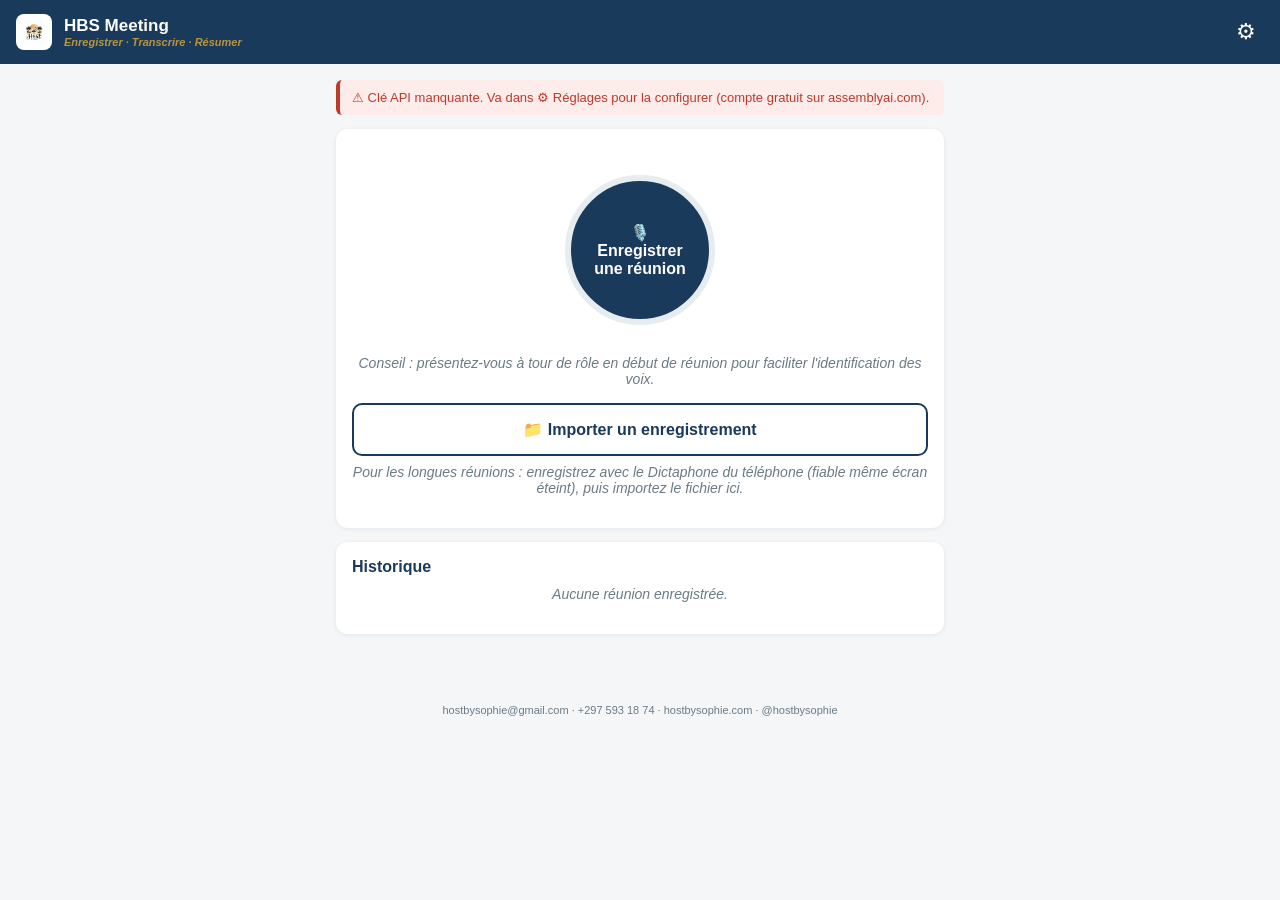
<file: meeting/index.html>
<!DOCTYPE html>
<html lang="fr">
<head>
<meta charset="UTF-8">
<meta name="viewport" content="width=device-width, initial-scale=1, viewport-fit=cover">
<meta name="theme-color" content="#1A3A5C">
<link rel="manifest" href="manifest.webmanifest">
<link rel="icon" href="icon-192.png">
<link rel="apple-touch-icon" href="icon-192.png">
<title>HBS Meeting</title>
<style>
  :root{
    --navy:#1A3A5C; --gold:#B8953D; --slate:#1C2B36; --grey:#6B7B85;
    --steel:#E7ECF1; --cream:#FAF5ED; --white:#fff; --red:#C0392B; --green:#2E7D51;
  }
  *{box-sizing:border-box; margin:0; padding:0; font-family:Arial, Helvetica, sans-serif;}
  body{background:#F4F6F8; color:var(--slate); min-height:100vh;}
  header{background:var(--navy); color:#fff; padding:14px 16px; display:flex; align-items:center; gap:12px;
    position:sticky; top:0; z-index:10; padding-top:calc(14px + env(safe-area-inset-top));}
  header img{height:36px; background:#fff; border-radius:8px; padding:3px;}
  header h1{font-size:17px; font-weight:bold; flex:1;}
  header .tag{font-size:11px; color:var(--gold); font-style:italic; display:block;}
  header button{background:none; border:none; color:#fff; font-size:22px; padding:4px 8px;}
  main{padding:16px; max-width:640px; margin:0 auto; padding-bottom:40px;}
  .screen{display:none;} .screen.active{display:block;}
  .card{background:#fff; border-radius:12px; padding:16px; margin-bottom:14px; box-shadow:0 1px 4px rgba(26,58,92,.08);}
  h2{color:var(--navy); font-size:16px; margin-bottom:10px;}
  .btn{display:block; width:100%; border:none; border-radius:10px; padding:15px; font-size:16px; font-weight:bold; cursor:pointer;}
  .btn-primary{background:var(--navy); color:#fff;}
  .btn-gold{background:var(--gold); color:#fff;}
  .btn-outline{background:#fff; color:var(--navy); border:2px solid var(--navy);}
  .btn-danger{background:var(--red); color:#fff;}
  .btn:disabled{opacity:.5;}
  .btn+.btn{margin-top:10px;}
  .recbtn{width:150px; height:150px; border-radius:50%; margin:30px auto; display:flex; flex-direction:column;
    align-items:center; justify-content:center; gap:6px; font-size:16px; border:6px solid var(--steel);}
  .recbtn.recording{border-color:var(--red); animation:pulse 1.6s infinite;}
  @keyframes pulse{0%{box-shadow:0 0 0 0 rgba(192,57,43,.4)}70%{box-shadow:0 0 0 22px rgba(192,57,43,0)}100%{box-shadow:0 0 0 0 rgba(192,57,43,0)}}
  .timer{font-size:40px; font-weight:bold; color:var(--navy); text-align:center; font-variant-numeric:tabular-nums;}
  .status{text-align:center; color:var(--grey); margin:8px 0 16px; font-size:14px; font-style:italic;}
  .row{display:flex; gap:10px;} .row .btn{flex:1;}
  input[type=text], input[type=password], select{width:100%; padding:12px; border:1px solid #C9D4DD; border-radius:8px; font-size:15px; background:#fff;}
  label{display:block; font-weight:bold; color:var(--navy); font-size:13px; margin:12px 0 6px;}
  .step{display:flex; align-items:center; gap:10px; padding:10px 0; border-bottom:1px solid var(--steel); font-size:15px;}
  .step:last-child{border-bottom:none;}
  .step .dot{width:22px; height:22px; border-radius:50%; background:var(--steel); flex-shrink:0;
    display:flex; align-items:center; justify-content:center; color:#fff; font-size:13px;}
  .step.done .dot{background:var(--green);} .step.active .dot{background:var(--gold); animation:pulse 1.6s infinite;}
  .tabs{display:flex; border-bottom:2px solid var(--steel); margin-bottom:12px;}
  .tabs button{flex:1; background:none; border:none; padding:12px; font-size:15px; font-weight:bold; color:var(--grey); border-bottom:3px solid transparent; cursor:pointer;}
  .tabs button.active{color:var(--navy); border-bottom-color:var(--gold);}
  .utt{margin-bottom:12px;}
  .utt .who{font-weight:bold; color:var(--navy); font-size:13px;}
  .utt .txt{font-size:15px; line-height:1.45;}
  .chip{display:inline-block; background:var(--cream); border:1px solid var(--gold); color:var(--navy);
    border-radius:16px; padding:6px 12px; font-size:13px; margin:0 6px 6px 0; cursor:pointer;}
  .summary{font-size:15px; line-height:1.55; white-space:pre-wrap;}
  .summary h3{color:var(--navy); margin:14px 0 6px; font-size:15px;}
  .hist{display:flex; justify-content:space-between; align-items:center; padding:12px 4px; border-bottom:1px solid var(--steel); cursor:pointer;}
  .hist:last-child{border-bottom:none;}
  .hist .t{font-weight:bold; font-size:14px; color:var(--navy);}
  .hist .d{font-size:12px; color:var(--grey);}
  .hist .del{color:var(--red); background:none; border:none; font-size:18px; padding:6px;}
  .banner{background:var(--cream); border-left:4px solid var(--gold); padding:10px 12px; border-radius:6px; font-size:13px; margin-bottom:14px;}
  .err{background:#FDECEA; border-left:4px solid var(--red); color:var(--red);}
  footer{text-align:center; color:var(--grey); font-size:11px; padding:14px; line-height:1.5;}
  .back{color:var(--gold); background:none; border:none; font-size:15px; font-weight:bold; margin-bottom:10px; cursor:pointer;}
</style>
</head>
<body>
<header>
  <img src="icon-192.png" alt="HBS">
  <h1>HBS Meeting<span class="tag">Enregistrer · Transcrire · Résumer</span></h1>
  <button onclick="show('settings')" title="Réglages">⚙</button>
</header>
<main>

<!-- ================= HOME ================= -->
<section id="home" class="screen active">
  <div id="noKeyBanner" class="banner err" style="display:none">
    ⚠ Clé API manquante. Va dans ⚙ Réglages pour la configurer (compte gratuit sur assemblyai.com).
  </div>
  <div class="card" style="text-align:center">
    <button class="btn-primary recbtn btn" onclick="startRecording()">🎙️<br>Enregistrer<br>une réunion</button>
    <p class="status">Conseil : présentez-vous à tour de rôle en début de réunion pour faciliter l'identification des voix.</p>
    <button class="btn btn-outline" onclick="$('importFile').click()">📁 Importer un enregistrement</button>
    <input type="file" id="importFile" accept="audio/*,video/*" style="display:none" onchange="importAudio(this)">
    <p class="status">Pour les longues réunions : enregistrez avec le Dictaphone du téléphone (fiable même écran éteint), puis importez le fichier ici.</p>
  </div>
  <div class="card">
    <h2>Historique</h2>
    <div id="historyList"><p class="status">Aucune réunion enregistrée.</p></div>
  </div>
</section>

<!-- ================= RECORD ================= -->
<section id="record" class="screen">
  <div class="card" style="text-align:center">
    <div class="timer" id="timer">00:00</div>
    <p class="status" id="recStatus">Enregistrement en cours…</p>
    <div class="row">
      <button class="btn btn-outline" id="pauseBtn" onclick="togglePause()">⏸ Pause</button>
      <button class="btn btn-danger" onclick="stopRecording()">⏹ Terminer</button>
    </div>
  </div>
  <div class="banner">🔒 <strong>Important :</strong> gardez l'app ouverte à l'écran pendant TOUTE la réunion. Ne verrouillez pas l'écran, ne changez pas d'application — Android couperait le micro. L'écran reste allumé automatiquement.</div>
</section>

<!-- ================= REVIEW (after stop) ================= -->
<section id="review" class="screen">
  <div class="card">
    <h2>Réunion enregistrée ✔</h2>
    <p class="status" id="reviewInfo"></p>
    <label>Titre de la réunion</label>
    <input type="text" id="meetingTitle" placeholder="Ex : Réunion propriétaire C7">
    <div style="margin-top:14px">
      <button class="btn btn-gold" onclick="processRecording()">✨ Transcrire &amp; résumer</button>
      <button class="btn btn-outline" onclick="downloadAudio()">⬇ Sauvegarder l'audio</button>
      <button class="btn btn-outline" onclick="discardRecording()">🗑 Abandonner</button>
    </div>
  </div>
</section>

<!-- ================= PROCESSING ================= -->
<section id="processing" class="screen">
  <div class="card">
    <h2>Traitement en cours…</h2>
    <div class="step" id="st1"><span class="dot">1</span> Envoi de l'audio</div>
    <div class="step" id="st2"><span class="dot">2</span> Transcription française + voix</div>
    <div class="step" id="st3"><span class="dot">3</span> Résumé intelligent</div>
    <p class="status" id="procStatus">Cela prend environ 15–30&nbsp;% de la durée de la réunion.</p>
  </div>
  <div id="procError" class="banner err" style="display:none"></div>
  <button class="btn btn-outline" id="retryBtn" style="display:none" onclick="processRecording()">↻ Réessayer</button>
</section>

<!-- ================= RESULT ================= -->
<section id="result" class="screen">
  <button class="back" onclick="show('home'); renderHistory()">← Accueil</button>
  <div class="card">
    <h2 id="resTitle"></h2>
    <p class="status" id="resInfo" style="text-align:left"></p>
    <div><strong style="color:var(--navy);font-size:13px">Participants (touchez pour renommer) :</strong><br>
      <div id="speakerChips" style="margin-top:8px"></div>
    </div>
  </div>
  <div class="card">
    <div class="tabs">
      <button id="tabSum" class="active" onclick="setTab('sum')">Résumé</button>
      <button id="tabTr" onclick="setTab('tr')">Transcription</button>
    </div>
    <div id="paneSum" class="summary"></div>
    <div id="paneTr" style="display:none"></div>
  </div>
  <button class="btn btn-gold" onclick="regenSummary()">↻ Régénérer le résumé (après renommage)</button>
  <button class="btn btn-primary" onclick="shareResult()">📤 Partager</button>
  <button class="btn btn-outline" onclick="downloadResult()">⬇ Télécharger (.txt)</button>
</section>

<!-- ================= SETTINGS ================= -->
<section id="settings" class="screen">
  <button class="back" onclick="show('home')">← Accueil</button>
  <div class="card">
    <h2>Réglages</h2>
    <label>Clé API AssemblyAI</label>
    <input type="password" id="apiKey" placeholder="Collez votre clé ici">
    <p class="status" style="text-align:left">Créez un compte gratuit sur <strong>assemblyai.com</strong> → Dashboard → copiez votre clé API. Coût ≈ 0,30 $/heure de réunion, sans abonnement.</p>
    <label>Langue du résumé</label>
    <select id="sumLang">
      <option value="fr">Français</option>
      <option value="en">English</option>
    </select>
    <label>Longueur du résumé</label>
    <select id="sumLen">
      <option value="long">Détaillé — tous les sujets, qui a dit quoi</option>
      <option value="court">Court — l'essentiel en quelques lignes</option>
    </select>
    <label>Langue parlée en réunion</label>
    <select id="spokenLang">
      <option value="fr">Français</option>
      <option value="en">English</option>
      <option value="auto">Détection automatique</option>
    </select>
    <div style="margin-top:16px">
      <button class="btn btn-primary" onclick="saveSettings()">Enregistrer</button>
    </div>
  </div>
</section>

</main>
<footer>hostbysophie@gmail.com · +297 593 18 74 · hostbysophie.com · @hostbysophie</footer>

<script>
"use strict";
const API = "https://api.assemblyai.com";
const LLM_URL = "/meeting-summary";
const LLM_MODELS = ["claude-sonnet-4-6","claude-haiku-4-5","gpt-4.1-mini"];
const $ = id => document.getElementById(id);
const store = {
  get key(){ return localStorage.getItem("hbs_key")||""; },
  set key(v){ localStorage.setItem("hbs_key", v); },
  get sumLang(){ return localStorage.getItem("hbs_sumlang")||"fr"; },
  set sumLang(v){ localStorage.setItem("hbs_sumlang", v); },
  get sumLen(){ return localStorage.getItem("hbs_sumlen")||"long"; },
  set sumLen(v){ localStorage.setItem("hbs_sumlen", v); },
  get spokenLang(){ return localStorage.getItem("hbs_spokenlang")||"fr"; },
  set spokenLang(v){ localStorage.setItem("hbs_spokenlang", v); },
  get history(){ try{return JSON.parse(localStorage.getItem("hbs_hist")||"[]");}catch(e){return[];} },
  set history(v){
    // keep newest sessions that fit under ~4MB
    let arr = v;
    while(arr.length){
      try{ localStorage.setItem("hbs_hist", JSON.stringify(arr)); return; }
      catch(e){ arr = arr.slice(0, arr.length-1); }
    }
    localStorage.setItem("hbs_hist","[]");
  }
};

let mediaRecorder=null, chunks=[], startTime=0, pausedMs=0, pauseStart=0, timerInt=null, wakeLock=null;
let currentBlob=null, currentSession=null;
let audioCtx=null, silenceInt=null, lastSound=0;

/* ---------- navigation ---------- */
function show(id){
  document.querySelectorAll(".screen").forEach(s=>s.classList.remove("active"));
  $(id).classList.add("active");
  window.scrollTo(0,0);
}
function setTab(t){
  $("tabSum").classList.toggle("active", t==="sum");
  $("tabTr").classList.toggle("active", t==="tr");
  $("paneSum").style.display = t==="sum"?"":"none";
  $("paneTr").style.display = t==="tr"?"":"none";
}

/* ---------- settings ---------- */
function loadSettings(){
  $("apiKey").value = store.key;
  $("sumLang").value = store.sumLang;
  $("sumLen").value = store.sumLen;
  $("spokenLang").value = store.spokenLang;
  $("noKeyBanner").style.display = store.key ? "none" : "";
}
function saveSettings(){
  store.key = $("apiKey").value.trim();
  store.sumLang = $("sumLang").value;
  store.sumLen = $("sumLen").value;
  store.spokenLang = $("spokenLang").value;
  loadSettings();
  show("home");
}

/* ---------- recording ---------- */
async function startRecording(){
  if(!store.key){ show("settings"); return; }
  if(!confirm("🔕 AVANT DE COMMENCER :\n\n1. Activez le mode « Ne pas déranger »\n   (balayez du haut de l'écran → icône 🔕)\n\n2. Gardez l'app affichée à l'écran\n   pendant TOUTE la réunion\n\nPrêt ? Appuyez sur OK pour enregistrer.")) return;
  try{
    const stream = await navigator.mediaDevices.getUserMedia({audio:{echoCancellation:false, noiseSuppression:true}});
    const mime = MediaRecorder.isTypeSupported("audio/webm;codecs=opus") ? "audio/webm;codecs=opus"
               : MediaRecorder.isTypeSupported("audio/mp4") ? "audio/mp4" : "";
    mediaRecorder = new MediaRecorder(stream, mime?{mimeType:mime, audioBitsPerSecond:64000}:{});
    chunks=[]; pausedMs=0;
    mediaRecorder.ondataavailable = e => { if(e.data.size) chunks.push(e.data); };
    mediaRecorder.onstop = onRecordingStopped;
    mediaRecorder.start(1000);
    startTime = Date.now();
    timerInt = setInterval(updateTimer, 500);
    // Alerte si Android coupe le micro (écran verrouillé / app en arrière-plan)
    const track = stream.getAudioTracks()[0];
    track.onmute = ()=>{
      $("recStatus").textContent = "⚠ MICRO COUPÉ — revenez sur l'app immédiatement !";
      $("recStatus").style.color = "var(--red)";
      $("recStatus").style.fontWeight = "bold";
      try{ navigator.vibrate([400,150,400,150,400]); }catch(e){}
    };
    track.onunmute = ()=>{
      $("recStatus").textContent = "Enregistrement en cours…";
      $("recStatus").style.color = ""; $("recStatus").style.fontWeight = "";
      try{ navigator.vibrate(100); }catch(e){}
    };
    try{ wakeLock = await navigator.wakeLock.request("screen"); }catch(e){}
    // Session audio active = Chrome ne met pas l'app en veille + détecteur de silence
    try{
      audioCtx = new (window.AudioContext||window.webkitAudioContext)();
      const src = audioCtx.createMediaStreamSource(stream);
      const analyser = audioCtx.createAnalyser(); analyser.fftSize = 512;
      const muteGain = audioCtx.createGain(); muteGain.gain.value = 0;
      src.connect(analyser); analyser.connect(muteGain); muteGain.connect(audioCtx.destination);
      lastSound = Date.now();
      const buf = new Uint8Array(analyser.fftSize);
      silenceInt = setInterval(()=>{
        if(!mediaRecorder || mediaRecorder.state!=="recording") return;
        analyser.getByteTimeDomainData(buf);
        let peak = 0;
        for(let i=0;i<buf.length;i++){ const d = Math.abs(buf[i]-128); if(d>peak) peak = d; }
        if(peak > 2){
          if(Date.now()-lastSound > 30000){ // le son revient après une alerte
            $("recStatus").textContent = "Enregistrement en cours…";
            $("recStatus").style.color = ""; $("recStatus").style.fontWeight = "";
          }
          lastSound = Date.now();
        }else if(Date.now()-lastSound > 30000){
          $("recStatus").textContent = "⚠ AUCUN SON DEPUIS 30 s — vérifiez le micro !";
          $("recStatus").style.color = "var(--red)";
          $("recStatus").style.fontWeight = "bold";
          try{ navigator.vibrate([400,150,400]); }catch(e){}
        }
      }, 5000);
    }catch(e){}
    $("pauseBtn").textContent="⏸ Pause";
    $("recStatus").textContent="Enregistrement en cours…";
    show("record");
  }catch(err){
    alert("Micro inaccessible : "+err.message+"\nVérifiez les permissions du navigateur.");
  }
}
function updateTimer(){
  let ms = Date.now()-startTime-pausedMs;
  if(mediaRecorder && mediaRecorder.state==="paused") ms = pauseStart-startTime-pausedMs;
  const s = Math.floor(ms/1000);
  const h = Math.floor(s/3600), m = Math.floor((s%3600)/60), sec = s%60;
  $("timer").textContent = (h?String(h).padStart(2,"0")+":":"") + String(m).padStart(2,"0")+":"+String(sec).padStart(2,"0");
}
function togglePause(){
  if(!mediaRecorder) return;
  if(mediaRecorder.state==="recording"){
    mediaRecorder.pause(); pauseStart=Date.now();
    $("pauseBtn").textContent="▶ Reprendre";
    $("recStatus").textContent="En pause";
  }else if(mediaRecorder.state==="paused"){
    mediaRecorder.resume(); pausedMs += Date.now()-pauseStart;
    $("pauseBtn").textContent="⏸ Pause";
    $("recStatus").textContent="Enregistrement en cours…";
  }
}
function stopRecording(){
  if(mediaRecorder && mediaRecorder.state!=="inactive") mediaRecorder.stop();
  clearInterval(timerInt);
  if(wakeLock){ wakeLock.release().catch(()=>{}); wakeLock=null; }
}
function onRecordingStopped(){
  clearInterval(silenceInt); silenceInt=null;
  if(audioCtx){ try{ audioCtx.close(); }catch(e){} audioCtx=null; }
  mediaRecorder.stream.getTracks().forEach(t=>t.stop());
  currentBlob = new Blob(chunks, {type: mediaRecorder.mimeType||"audio/webm"});
  const dur = $("timer").textContent;
  const mb = (currentBlob.size/1048576).toFixed(1);
  $("reviewInfo").textContent = `Durée : ${dur} · Taille : ${mb} Mo`;
  $("meetingTitle").value = "Réunion du " + new Date().toLocaleDateString("fr-FR");
  show("review");
}
function discardRecording(){
  if(confirm("Abandonner cet enregistrement ?")){ currentBlob=null; show("home"); }
}
function importAudio(input){
  if(!store.key){ show("settings"); return; }
  const f = input.files && input.files[0];
  if(!f) return;
  currentBlob = f;
  const mb = (f.size/1048576).toFixed(1);
  $("reviewInfo").textContent = `Fichier : ${f.name} · ${mb} Mo`;
  $("meetingTitle").value = f.name.replace(/\.[^.]+$/,"") || ("Réunion du " + new Date().toLocaleDateString("fr-FR"));
  input.value = "";
  show("review");
}
function downloadAudio(){
  if(!currentBlob) return;
  const ext = (currentBlob.type.includes("mp4"))?"m4a":"webm";
  triggerDownload(currentBlob, sanitize($("meetingTitle").value||"reunion")+"."+ext);
}

/* ---------- processing pipeline ---------- */
function setStep(n, state){ // state: active|done|reset
  const el = $("st"+n);
  el.classList.remove("active","done");
  if(state==="active") el.classList.add("active");
  if(state==="done"){ el.classList.add("done"); el.querySelector(".dot").textContent="✓"; }
  if(state==="reset") el.querySelector(".dot").textContent=n;
}
async function processRecording(){
  if(!currentBlob){ show("home"); return; }
  show("processing");
  $("procError").style.display="none"; $("retryBtn").style.display="none";
  [1,2,3].forEach(n=>setStep(n,"reset"));
  const headers = {authorization: store.key};
  try{
    // 1. upload
    setStep(1,"active");
    const up = await fetch(API+"/v2/upload", {method:"POST", headers, body:currentBlob});
    if(!up.ok) throw new Error("Envoi échoué ("+up.status+") — vérifiez la clé API.");
    const {upload_url} = await up.json();
    setStep(1,"done");

    // 2. transcript
    setStep(2,"active");
    const body = {audio_url: upload_url, speaker_labels: true, speech_models: ["universal-3-5-pro","universal-2"]};
    if(store.spokenLang==="auto") body.language_detection = true;
    else body.language_code = store.spokenLang;
    const tr = await fetch(API+"/v2/transcript", {method:"POST",
      headers:{...headers,"content-type":"application/json"}, body: JSON.stringify(body)});
    const trJson = await tr.json();
    if(!tr.ok) throw new Error("Transcription refusée : "+(trJson.error||("HTTP "+tr.status)));
    let t = trJson;
    while(t.status!=="completed"){
      if(t.status==="error") throw new Error("Transcription : "+t.error);
      await new Promise(r=>setTimeout(r,3000));
      const p = await fetch(API+"/v2/transcript/"+trJson.id, {headers});
      t = await p.json();
      $("procStatus").textContent = "Transcription : "+(t.status==="processing"?"analyse en cours…":t.status);
    }
    setStep(2,"done");

    // 3. summary
    setStep(3,"active");
    $("procStatus").textContent = "Génération du résumé…";
    const utterances = (t.utterances||[]).map(u=>({speaker:u.speaker, text:u.text}));
    currentSession = {
      id: Date.now(), transcriptId: t.id,
      title: $("meetingTitle").value.trim()||"Réunion",
      date: new Date().toISOString(),
      duration: Math.round((t.audio_duration||0)/60),
      utterances, speakers:{}, summary:""
    };
    [...new Set(utterances.map(u=>u.speaker))].forEach(s=>currentSession.speakers[s]="Intervenant "+s);
    currentSession.summary = await lemurSummary(currentSession);
    setStep(3,"done");

    // save + show
    const h = store.history; h.unshift(currentSession); store.history = h;
    currentBlob = null;
    renderResult(currentSession);
  }catch(err){
    $("procError").textContent = "⚠ "+err.message;
    $("procError").style.display="";
    $("retryBtn").style.display="";
  }
}
async function lemurSummary(sess){
  const lang = store.sumLang==="en" ? "in English" : "en français";
  const transcript = sess.utterances.map(u=>(sess.speakers[u.speaker]||u.speaker)+": "+u.text).join("\n");
  const detailed = store.sumLen !== "court";
  const prompt = detailed
    ? `You are the assistant of Host By Sophie, a vacation rental agency in Aruba. `+
      `Write a DETAILED and thorough summary of this meeting transcript ${lang}. Cover every topic that was discussed — do not skip minor subjects. Structure exactly:\n`+
      `PARTICIPANTS: (who they are and their role if identifiable)\n`+
      `SUBJECTS DISCUSSED: (one section per topic, with the substance of what was said, who said what, figures, dates and names mentioned)\n`+
      `DECISIONS: (bullets)\n`+
      `ACTION ITEMS: (bullets, with owner and deadline if identifiable)\n`+
      `OPEN QUESTIONS: (anything left unresolved)\n`+
      `Be professional and complete. Use the speaker names from the transcript.\n\nTranscript:\n`+transcript
    : `You are the assistant of Host By Sophie, a vacation rental agency in Aruba. `+
      `Summarize this meeting transcript ${lang} in a SHORT and punchy way. Structure exactly:\n`+
      `PARTICIPANTS:\nKEY POINTS: (max 5 bullets)\nDECISIONS: (bullets)\nACTION ITEMS: (bullets)\n`+
      `Be brief — the essentials only. Use the speaker names from the transcript.\n\nTranscript:\n`+transcript;
  let lastErr = "résumé indisponible";
  for(const model of LLM_MODELS){
    try{
      const r = await fetch(LLM_URL, {method:"POST",
        headers:{authorization:store.key,"content-type":"application/json"},
        body: JSON.stringify({model, messages:[{role:"user", content:prompt}], max_tokens: detailed?6000:1500})});
      const j = await r.json();
      if(r.ok && j.choices && j.choices[0] && j.choices[0].message) return j.choices[0].message.content.trim();
      lastErr = j.error||("HTTP "+r.status);
      if(typeof lastErr==="object") lastErr = JSON.stringify(lastErr);
      if(String(lastErr).includes("does not have access")){
        return "⚠ Résumé indisponible : active la facturation sur assemblyai.com (Billing → ajouter une carte), puis touche « Régénérer le résumé ». La transcription est dans l'onglet Transcription.";
      }
    }catch(e){ lastErr = e.message; }
  }
  return "⚠ Résumé indisponible ("+lastErr+"). La transcription reste accessible dans l'onglet Transcription.";
}

/* ---------- result rendering ---------- */
function renderResult(sess){
  currentSession = sess;
  $("resTitle").textContent = sess.title;
  $("resInfo").textContent = new Date(sess.date).toLocaleString("fr-FR") + (sess.duration?` · ${sess.duration} min`:"");
  const chips = $("speakerChips"); chips.innerHTML="";
  Object.keys(sess.speakers).forEach(k=>{
    const c = document.createElement("span");
    c.className="chip"; c.textContent="🗣 "+sess.speakers[k];
    c.onclick = ()=>{
      const n = window.prompt("Nom de cet intervenant :", sess.speakers[k]);
      if(n && n.trim()){ sess.speakers[k]=n.trim(); persist(sess); renderResult(sess); }
    };
    chips.appendChild(c);
  });
  $("paneSum").textContent = sess.summary;
  const tr = $("paneTr"); tr.innerHTML="";
  sess.utterances.forEach(u=>{
    const d = document.createElement("div"); d.className="utt";
    const w = document.createElement("div"); w.className="who"; w.textContent = sess.speakers[u.speaker]||u.speaker;
    const x = document.createElement("div"); x.className="txt"; x.textContent = u.text;
    d.appendChild(w); d.appendChild(x); tr.appendChild(d);
  });
  setTab("sum");
  show("result");
}
function persist(sess){
  const h = store.history;
  const i = h.findIndex(x=>x.id===sess.id);
  if(i>=0){ h[i]=sess; store.history=h; }
}
async function regenSummary(){
  if(!currentSession) return;
  $("paneSum").textContent = "Génération du résumé…"; setTab("sum");
  currentSession.summary = await lemurSummary(currentSession);
  persist(currentSession);
  $("paneSum").textContent = currentSession.summary;
}
function resultText(sess){
  let out = sess.title+"\n"+new Date(sess.date).toLocaleString("fr-FR")+"\n\n=== RÉSUMÉ ===\n"+sess.summary+"\n\n=== TRANSCRIPTION ===\n";
  sess.utterances.forEach(u=>{ out += (sess.speakers[u.speaker]||u.speaker)+" : "+u.text+"\n\n"; });
  return out;
}
function downloadResult(){
  if(!currentSession) return;
  triggerDownload(new Blob([resultText(currentSession)],{type:"text/plain;charset=utf-8"}), sanitize(currentSession.title)+".txt");
}
async function shareResult(){
  if(!currentSession) return;
  const text = resultText(currentSession);
  if(navigator.share){ try{ await navigator.share({title:currentSession.title, text}); return; }catch(e){} }
  await navigator.clipboard.writeText(text);
  alert("Copié dans le presse-papiers.");
}

/* ---------- history ---------- */
function renderHistory(){
  const list = $("historyList"); const h = store.history;
  if(!h.length){ list.innerHTML = '<p class="status">Aucune réunion enregistrée.</p>'; return; }
  list.innerHTML="";
  h.forEach(sess=>{
    const row = document.createElement("div"); row.className="hist";
    const left = document.createElement("div");
    left.innerHTML = `<div class="t"></div><div class="d"></div>`;
    left.querySelector(".t").textContent = sess.title;
    left.querySelector(".d").textContent = new Date(sess.date).toLocaleString("fr-FR") + (sess.duration?` · ${sess.duration} min`:"");
    left.onclick = ()=>renderResult(sess);
    left.style.flex="1";
    const del = document.createElement("button"); del.className="del"; del.textContent="🗑";
    del.onclick = e=>{ e.stopPropagation();
      if(confirm("Supprimer cette réunion ?")){ store.history = store.history.filter(x=>x.id!==sess.id); renderHistory(); } };
    row.appendChild(left); row.appendChild(del); list.appendChild(row);
  });
}

/* ---------- utils ---------- */
function sanitize(s){ return s.replace(/[^\w\dàâäéèêëîïôöùûüç \-]/gi,"").trim().replace(/ +/g,"_")||"reunion"; }
function triggerDownload(blob, name){
  const a = document.createElement("a");
  a.href = URL.createObjectURL(blob); a.download = name;
  document.body.appendChild(a); a.click();
  setTimeout(()=>{ URL.revokeObjectURL(a.href); a.remove(); }, 2000);
}
window.addEventListener("beforeunload", e=>{
  if(mediaRecorder && mediaRecorder.state!=="inactive"){ e.preventDefault(); e.returnValue=""; }
});
// Ré-active le maintien d'écran quand on revient sur l'app en cours d'enregistrement
document.addEventListener("visibilitychange", async ()=>{
  if(document.visibilityState==="visible" && mediaRecorder && mediaRecorder.state==="recording"){
    try{ wakeLock = await navigator.wakeLock.request("screen"); }catch(e){}
  }
});

/* ---------- init ---------- */
loadSettings(); renderHistory();
if("serviceWorker" in navigator) navigator.serviceWorker.register("sw.js").catch(()=>{});
</script>
</body>
</html>
</file>
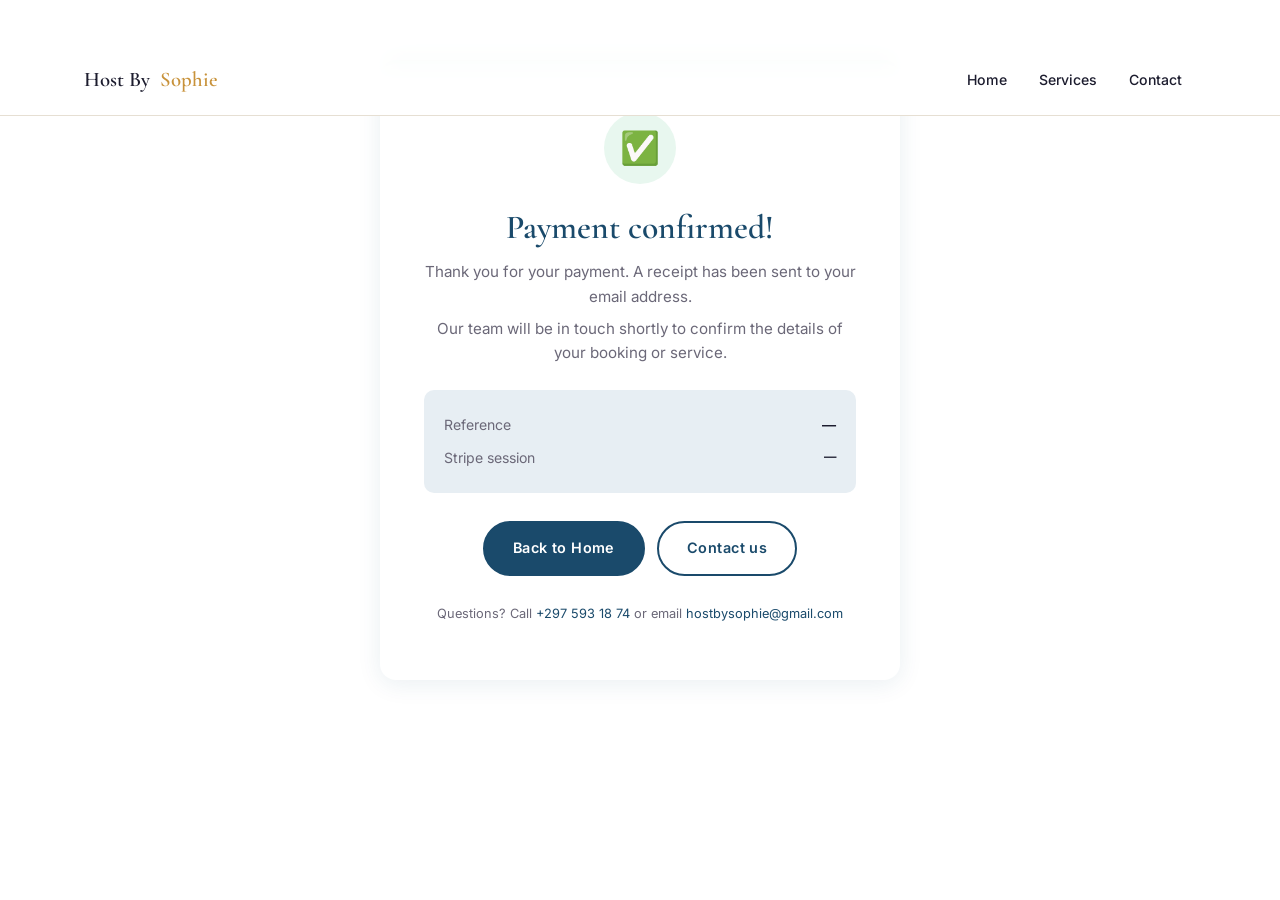
<file: payment-success.html>
<!DOCTYPE html>
<html lang="en">
<head>
  <meta charset="UTF-8" />
  <meta name="viewport" content="width=device-width, initial-scale=1.0" />
  <title>Payment Confirmed · Host By Sophie</title>

  <link rel="preconnect" href="https://fonts.googleapis.com" />
  <link rel="preconnect" href="https://fonts.gstatic.com" crossorigin />
  <link href="https://fonts.googleapis.com/css2?family=Cormorant+Garamond:ital,wght@0,400;0,500;0,600;1,500&family=Inter:wght@400;500;600;700&display=swap" rel="stylesheet" />
  <link rel="stylesheet" href="assets/styles.css" />

  <style>
    .success-wrap {
      min-height: 80vh;
      display: flex; align-items: center; justify-content: center;
      padding: 60px 24px;
    }
    .success-card {
      max-width: 520px; width: 100%;
      background: var(--white);
      border-radius: var(--radius);
      box-shadow: var(--shadow);
      padding: 48px 44px;
      text-align: center;
      border-top: 4px solid #2F8F54;
    }
    .check-circle {
      width: 72px; height: 72px;
      background: #E8F7EF; border-radius: 50%;
      display: flex; align-items: center; justify-content: center;
      margin: 0 auto 24px;
      font-size: 2rem;
    }
    .success-card h1 {
      font-family: var(--serif);
      font-size: 2.1rem; color: var(--ocean);
      margin-bottom: 12px;
    }
    .success-card p { color: var(--ink-soft); font-size: .95rem; line-height: 1.6; }
    .detail-box {
      background: var(--sand); border-radius: 10px;
      padding: 18px 20px; margin: 24px 0;
      text-align: left; font-size: .88rem;
    }
    .detail-row { display: flex; justify-content: space-between; padding: 5px 0; }
    .detail-row span:first-child { color: var(--ink-soft); }
    .detail-row span:last-child  { font-weight: 600; color: var(--ink); }
    .btn-group { display: flex; gap: 12px; justify-content: center; margin-top: 28px; flex-wrap: wrap; }
  </style>
</head>
<body>

  <nav class="nav">
    <div class="nav-inner">
      <a href="index.html" class="logo">Host By <span>Sophie</span></a>
      <ul class="nav-links">
        <li><a href="index.html">Home</a></li>
        <li><a href="index.html#services">Services</a></li>
        <li><a href="index.html#contact">Contact</a></li>
      </ul>
    </div>
  </nav>

  <main class="success-wrap">
    <div class="success-card">
      <div class="check-circle">✅</div>
      <h1>Payment confirmed!</h1>
      <p>Thank you for your payment. A receipt has been sent to your email address.</p>
      <p style="margin-top:8px;">Our team will be in touch shortly to confirm the details of your booking or service.</p>

      <div class="detail-box" id="detailBox">
        <div class="detail-row">
          <span>Reference</span>
          <span id="detRef">—</span>
        </div>
        <div class="detail-row">
          <span>Stripe session</span>
          <span id="detSession" style="font-size:.78rem; word-break:break-all;">—</span>
        </div>
      </div>

      <div class="btn-group">
        <a href="index.html" class="btn btn-primary">Back to Home</a>
        <a href="mailto:hostbysophie@gmail.com" class="btn btn-ghost">Contact us</a>
      </div>

      <p style="margin-top:28px; font-size:.8rem; color:var(--ink-soft);">
        Questions? Call <a href="tel:+2975931874">+297 593 18 74</a> or email <a href="mailto:hostbysophie@gmail.com">hostbysophie@gmail.com</a>
      </p>
    </div>
  </main>

  <script>
    // Read session_id from URL (passed by Stripe after success)
    const params = new URLSearchParams(window.location.search);
    const sessionId = params.get('session_id');
    if (sessionId) {
      document.getElementById('detSession').textContent = sessionId;
    }
    // If there's a ref in localStorage from the form, show it
    const ref = localStorage.getItem('hbs_pay_ref');
    if (ref) {
      document.getElementById('detRef').textContent = ref;
      localStorage.removeItem('hbs_pay_ref');
    }
  </script>

</body>
</html>
</file>
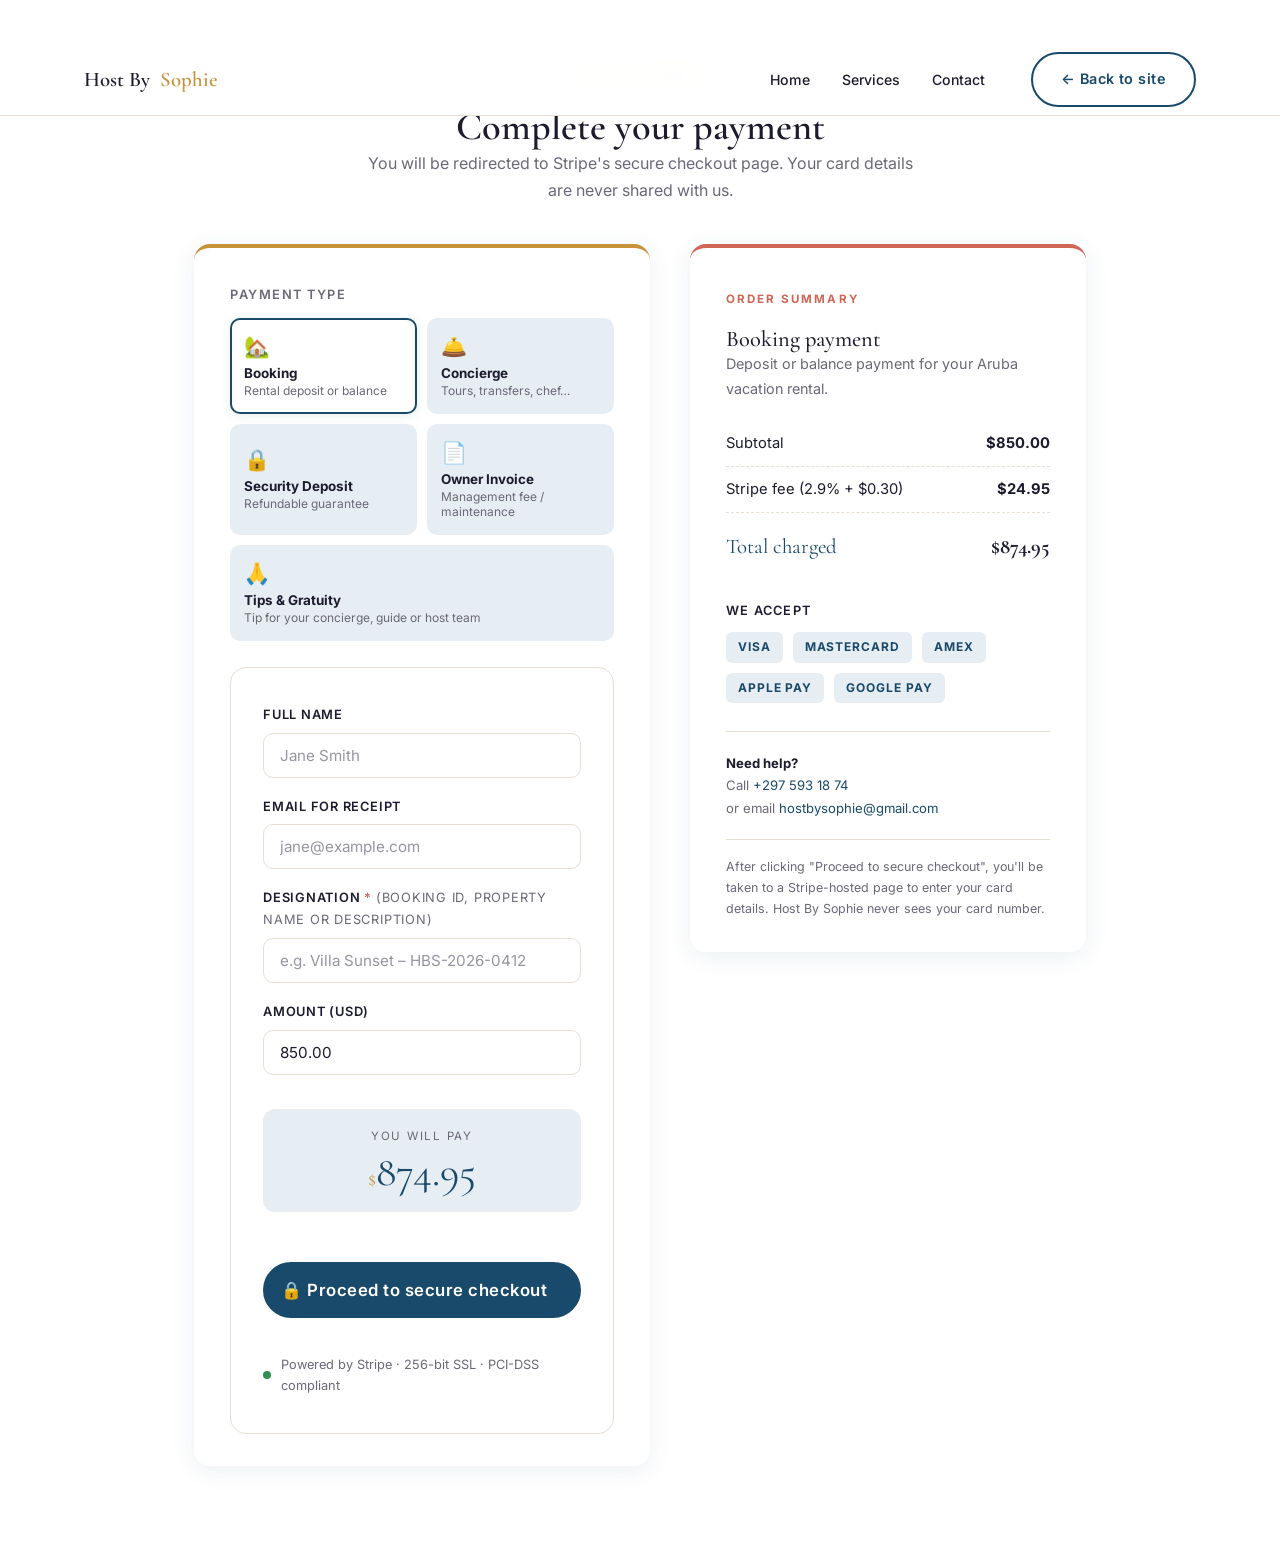
<file: payment.html>
<!DOCTYPE html>
<html lang="en">
<head>
  <meta charset="UTF-8" />
  <meta name="viewport" content="width=device-width, initial-scale=1.0" />
  <title>Secure Payment · Host By Sophie</title>
  <meta name="description" content="Secure online payment for your booking, concierge service or owner invoice." />

  <link rel="preconnect" href="https://fonts.googleapis.com" />
  <link rel="preconnect" href="https://fonts.gstatic.com" crossorigin />
  <link href="https://fonts.googleapis.com/css2?family=Cormorant+Garamond:ital,wght@0,400;0,500;0,600;1,500&family=Inter:wght@400;500;600;700&display=swap" rel="stylesheet" />

  <link rel="stylesheet" href="assets/styles.css" />

  <style>
    .pay-wrap { max-width: 940px; margin: 0 auto; padding: 60px 24px 80px; }
    .pay-grid { display: grid; grid-template-columns: 1.15fr 1fr; gap: 40px; align-items: start; }
    @media (max-width: 840px) { .pay-grid { grid-template-columns: 1fr; } }

    /* ── Cards ── */
    .pay-card, .summary-card {
      background: var(--white);
      border-radius: var(--radius);
      box-shadow: var(--shadow);
      padding: 36px 36px 32px;
      border-top: 4px solid var(--gold);
    }
    .summary-card { border-top-color: var(--coral); position: sticky; top: 90px; }

    /* ── Type selector ── */
    .type-grid {
      display: grid;
      grid-template-columns: 1fr 1fr;
      gap: 10px;
      margin-bottom: 26px;
    }
    .type-btn {
      background: var(--sand);
      border: 2px solid transparent;
      border-radius: 10px;
      padding: 14px 12px;
      cursor: pointer;
      text-align: left;
      transition: all .2s;
      font-family: var(--sans);
    }
    .type-btn:hover { border-color: var(--sea); background: #fff; }
    .type-btn.on   { border-color: var(--ocean); background: #fff; box-shadow: 0 2px 10px rgba(15,76,92,.1); }
    .type-btn .icon { font-size: 1.3rem; display: block; margin-bottom: 6px; }
    .type-btn .lbl  { font-size: .84rem; font-weight: 700; color: var(--ink); display: block; }
    .type-btn .sub  { font-size: .75rem; color: var(--ink-soft); display: block; margin-top: 2px; }

    /* ── Amount display ── */
    .amount-display {
      text-align: center;
      padding: 18px; margin: 16px 0 24px;
      background: var(--sand); border-radius: 12px;
    }
    .amount-display .lbl { font-size: .72rem; letter-spacing: .15em; text-transform: uppercase; color: var(--ink-soft); }
    .amount-display .val { font-family: var(--serif); font-size: 2.6rem; color: var(--ocean); line-height: 1; margin-top: 6px; }
    .amount-display .cur { font-size: 1.2rem; color: var(--gold); }

    /* ── Stripe badge ── */
    .stripe-badge {
      display: flex; gap: 10px; align-items: center; justify-content: center;
      color: var(--ink-soft); font-size: .8rem; margin-top: 18px;
    }
    .stripe-badge .dot { width: 8px; height: 8px; border-radius: 50%; background: #2F8F54; flex-shrink: 0; }
    .stripe-badge svg { opacity: .55; }

    /* ── Summary ── */
    .summary-row { display: flex; justify-content: space-between; padding: 10px 0; border-bottom: 1px dashed var(--line); font-size: .92rem; }
    .summary-row:last-of-type { border: none; }
    .summary-row.total { font-family: var(--serif); font-size: 1.3rem; color: var(--ocean); padding-top: 16px; }
    .summary-row strong { color: var(--ink); }
    .logos-row { display: flex; gap: 10px; margin-top: 14px; align-items: center; flex-wrap: wrap; }
    .brand-logo { padding: 5px 12px; background: var(--sand); border-radius: 6px; font-weight: 700; font-size: .75rem; letter-spacing: .08em; color: var(--ocean); }

    /* ── Loading overlay ── */
    #loadingOverlay {
      display: none; position: fixed; inset: 0;
      background: rgba(10,30,40,.55); backdrop-filter: blur(4px);
      z-index: 9999; align-items: center; justify-content: center; flex-direction: column; gap: 18px;
    }
    #loadingOverlay.show { display: flex; }
    .spinner {
      width: 48px; height: 48px; border: 4px solid rgba(255,255,255,.3);
      border-top-color: var(--gold); border-radius: 50%;
      animation: spin .8s linear infinite;
    }
    @keyframes spin { to { transform: rotate(360deg); } }
    #loadingOverlay p { color: #fff; font-family: var(--sans); font-size: 1rem; }

    /* ── Error box ── */
    .error-box {
      display: none; background: #FFF2F2; border: 1px solid #FFBBBB; border-radius: 8px;
      padding: 12px 16px; color: #C0392B; font-size: .88rem; margin-top: 14px;
    }
    .error-box.show { display: block; }

    /* ── Cancelled notice ── */
    .notice-box {
      display: none; background: #FFF8E1; border: 1px solid #FFD54F; border-radius: 8px;
      padding: 12px 16px; font-size: .88rem; margin-bottom: 22px;
    }
    .notice-box.show { display: block; }
  </style>
</head>
<body>

  <!-- Loading overlay -->
  <div id="loadingOverlay">
    <div class="spinner"></div>
    <p>Redirecting to secure payment…</p>
  </div>

  <nav class="nav">
    <div class="nav-inner">
      <a href="index.html" class="logo">Host By <span>Sophie</span></a>
      <ul class="nav-links">
        <li><a href="index.html">Home</a></li>
        <li><a href="index.html#services">Services</a></li>
        <li><a href="index.html#contact">Contact</a></li>
      </ul>
      <div class="nav-cta">
        <a href="index.html" class="btn btn-ghost">← Back to site</a>
      </div>
    </div>
  </nav>

  <main class="pay-wrap">

    <div style="text-align: center; margin-bottom: 40px;">
      <span class="eyebrow">Secure Payment</span>
      <h1 style="font-size: 2.4rem; margin-top: 6px;">Complete your payment</h1>
      <p style="max-width: 560px; margin: 0 auto; color: var(--ink-soft);">
        You will be redirected to Stripe's secure checkout page. Your card details are never shared with us.
      </p>
    </div>

    <!-- Cancelled notice -->
    <div class="notice-box" id="cancelledNotice">
      ⚠️ Your payment was not completed. Please try again below or contact us if you need help.
    </div>

    <div class="pay-grid">

      <!-- ============ FORM ============ -->
      <section class="pay-card">

        <!-- Type selector -->
        <p style="font-size:.8rem; letter-spacing:.12em; text-transform:uppercase; color:var(--ink-soft); font-family:var(--sans); font-weight:600; margin: 0 0 12px;">Payment type</p>
        <div class="type-grid" role="group" aria-label="Payment type">
          <button type="button" class="type-btn on" data-type="booking" onclick="setType('booking', this)">
            <span class="icon">🏡</span>
            <span class="lbl">Booking</span>
            <span class="sub">Rental deposit or balance</span>
          </button>
          <button type="button" class="type-btn" data-type="concierge" onclick="setType('concierge', this)">
            <span class="icon">🛎️</span>
            <span class="lbl">Concierge</span>
            <span class="sub">Tours, transfers, chef…</span>
          </button>
          <button type="button" class="type-btn" data-type="deposit" onclick="setType('deposit', this)">
            <span class="icon">🔒</span>
            <span class="lbl">Security Deposit</span>
            <span class="sub">Refundable guarantee</span>
          </button>
          <button type="button" class="type-btn" data-type="invoice" onclick="setType('invoice', this)">
            <span class="icon">📄</span>
            <span class="lbl">Owner Invoice</span>
            <span class="sub">Management fee / maintenance</span>
          </button>
          <button type="button" class="type-btn" data-type="tips" onclick="setType('tips', this)" style="grid-column: span 2;">
            <span class="icon">🙏</span>
            <span class="lbl">Tips & Gratuity</span>
            <span class="sub">Tip for your concierge, guide or host team</span>
          </button>
        </div>

        <form id="payForm" onsubmit="handlePay(event)" novalidate>

          <div>
            <label for="payName">Full name</label>
            <input id="payName" type="text" required autocomplete="name" placeholder="Jane Smith" />
          </div>

          <div>
            <label for="payEmail">Email for receipt</label>
            <input id="payEmail" type="email" required autocomplete="email" placeholder="jane@example.com" />
          </div>

          <div>
            <label for="payRef">Designation <span style="color:var(--coral);">*</span>
              <span style="font-weight:400; color:var(--ink-soft);">(booking ID, property name or description)</span>
            </label>
            <input id="payRef" type="text" required placeholder="e.g. Villa Sunset – HBS-2026-0412" />
          </div>

          <div>
            <label for="payAmount">Amount (USD)</label>
            <input id="payAmount" type="number" min="1" step="0.01" required value="850.00" oninput="updateSummary()" />
          </div>

          <div class="amount-display">
            <div class="lbl">You will pay</div>
            <div class="val"><span class="cur">$</span><span id="amtEcho">850.00</span></div>
          </div>

          <div class="error-box" id="errorBox"></div>

          <button type="submit" class="btn btn-primary" style="margin-top: 8px; width: 100%; font-size: 1.05rem; padding: 16px;">
            🔒 Proceed to secure checkout
          </button>

          <div class="stripe-badge">
            <span class="dot"></span>
            <span>Powered by Stripe &middot; 256-bit SSL &middot; PCI-DSS compliant</span>
          </div>
        </form>
      </section>

      <!-- ============ SUMMARY ============ -->
      <aside class="summary-card">
        <span class="eyebrow" style="color:var(--coral);">Order summary</span>
        <h2 id="summaryTitle" style="font-size: 1.4rem; margin-top: 4px;">Booking payment</h2>
        <p id="summaryDesc" style="font-size:.9rem; color:var(--ink-soft);">Deposit or balance payment for your Aruba vacation rental.</p>

        <div style="margin-top: 20px;">
          <div class="summary-row"><span>Subtotal</span><strong id="sumSub">$850.00</strong></div>
          <div class="summary-row"><span>Stripe fee (2.9% + $0.30)</span><strong id="sumFee">$24.95</strong></div>
          <div class="summary-row total"><span>Total charged</span><strong id="sumTotal">$874.95</strong></div>
        </div>

        <div style="margin-top: 28px;">
          <h4 style="font-size:.8rem; letter-spacing:.1em; text-transform:uppercase; color:var(--ink); font-family:var(--sans); margin: 0 0 10px;">We accept</h4>
          <div class="logos-row">
            <span class="brand-logo">VISA</span>
            <span class="brand-logo">MASTERCARD</span>
            <span class="brand-logo">AMEX</span>
            <span class="brand-logo">APPLE PAY</span>
            <span class="brand-logo">GOOGLE PAY</span>
          </div>
        </div>

        <div style="margin-top: 28px; padding-top: 20px; border-top: 1px solid var(--line);">
          <p style="font-size:.82rem; margin: 0;">
            <strong style="color:var(--ink);">Need help?</strong><br>
            Call <a href="tel:+2975931874">+297 593 18 74</a><br>
            or email <a href="mailto:hostbysophie@gmail.com">hostbysophie@gmail.com</a>
          </p>
        </div>

        <div style="margin-top: 20px; padding-top: 16px; border-top: 1px solid var(--line);">
          <p style="font-size:.78rem; color:var(--ink-soft); margin:0;">
            After clicking "Proceed to secure checkout", you'll be taken to a Stripe-hosted page to enter your card details. Host By Sophie never sees your card number.
          </p>
        </div>
      </aside>

    </div>
  </main>

  <script>
    // ── Type metadata ─────────────────────────────────────────────────────────
    const TYPES = {
      booking:   { title: 'Booking payment',   desc: 'Deposit or balance payment for your Aruba vacation rental.' },
      concierge: { title: 'Concierge service', desc: 'Airport transfer, groceries, tours, private chef, and more.' },
      deposit:   { title: 'Security deposit',  desc: 'Refundable security guarantee for your rental stay.' },
      invoice:   { title: 'Owner invoice',     desc: 'Management fee, maintenance or other invoiced service.' },
      tips:      { title: 'Tips & Gratuity',   desc: 'Show your appreciation to your concierge, guide or host team.' },
    };
    let currentType = 'booking';

    function setType(type, btn) {
      currentType = type;
      document.querySelectorAll('.type-btn').forEach(b => b.classList.remove('on'));
      btn.classList.add('on');
      document.getElementById('summaryTitle').textContent = TYPES[type].title;
      document.getElementById('summaryDesc').textContent  = TYPES[type].desc;
    }

    // ── Summary calc ──────────────────────────────────────────────────────────
    function updateSummary() {
      const amt = parseFloat(document.getElementById('payAmount').value) || 0;
      const fee = amt > 0 ? amt * 0.029 + 0.30 : 0;
      document.getElementById('amtEcho').textContent  = (amt + fee).toFixed(2);
      document.getElementById('sumSub').textContent   = '$' + amt.toFixed(2);
      document.getElementById('sumFee').textContent   = '$' + fee.toFixed(2);
      document.getElementById('sumTotal').textContent = '$' + (amt + fee).toFixed(2);
    }

    // ── Show error ────────────────────────────────────────────────────────────
    function showError(msg) {
      const el = document.getElementById('errorBox');
      el.textContent = '⚠️ ' + msg;
      el.classList.add('show');
    }
    function clearError() {
      document.getElementById('errorBox').classList.remove('show');
    }

    // ── Main pay handler ──────────────────────────────────────────────────────
    async function handlePay(e) {
      e.preventDefault();
      clearError();

      const name   = document.getElementById('payName').value.trim();
      const email  = document.getElementById('payEmail').value.trim();
      const ref    = document.getElementById('payRef').value.trim();
      const amount = parseFloat(document.getElementById('payAmount').value);

      // Client-side validation
      if (!name)                    return showError('Please enter your full name.');
      if (!email || !email.includes('@')) return showError('Please enter a valid email address.');
      if (!amount || amount < 1)    return showError('Please enter a valid amount (minimum $1.00).');
      if (!ref)                     return showError('Please enter a designation (booking ID or description).');

      // Gross-up: client pays Stripe fee so HBS receives exactly `amount`
      const stripeFee    = Math.round((amount * 0.029 + 0.30) * 100) / 100;
      const chargeAmount = Math.round((amount + stripeFee) * 100) / 100;

      // Show loading
      document.getElementById('loadingOverlay').classList.add('show');

      try {
        const res = await fetch('/create-checkout', {
          method: 'POST',
          headers: { 'Content-Type': 'application/json' },
          body: JSON.stringify({ name, email, ref, amount: chargeAmount, type: currentType }),
        });

        const data = await res.json();

        if (!res.ok || data.error) {
          throw new Error(data.error || 'Payment could not be initiated. Please try again.');
        }

        // Redirect to Stripe Checkout
        window.location.href = data.url;

      } catch (err) {
        document.getElementById('loadingOverlay').classList.remove('show');
        showError(err.message || 'Something went wrong. Please try again or contact us.');
      }
    }

    // ── On load ───────────────────────────────────────────────────────────────
    updateSummary();

    // Show cancellation notice if redirected back from Stripe
    if (new URLSearchParams(window.location.search).get('cancelled') === '1') {
      document.getElementById('cancelledNotice').classList.add('show');
    }
  </script>

</body>
</html>
</file>
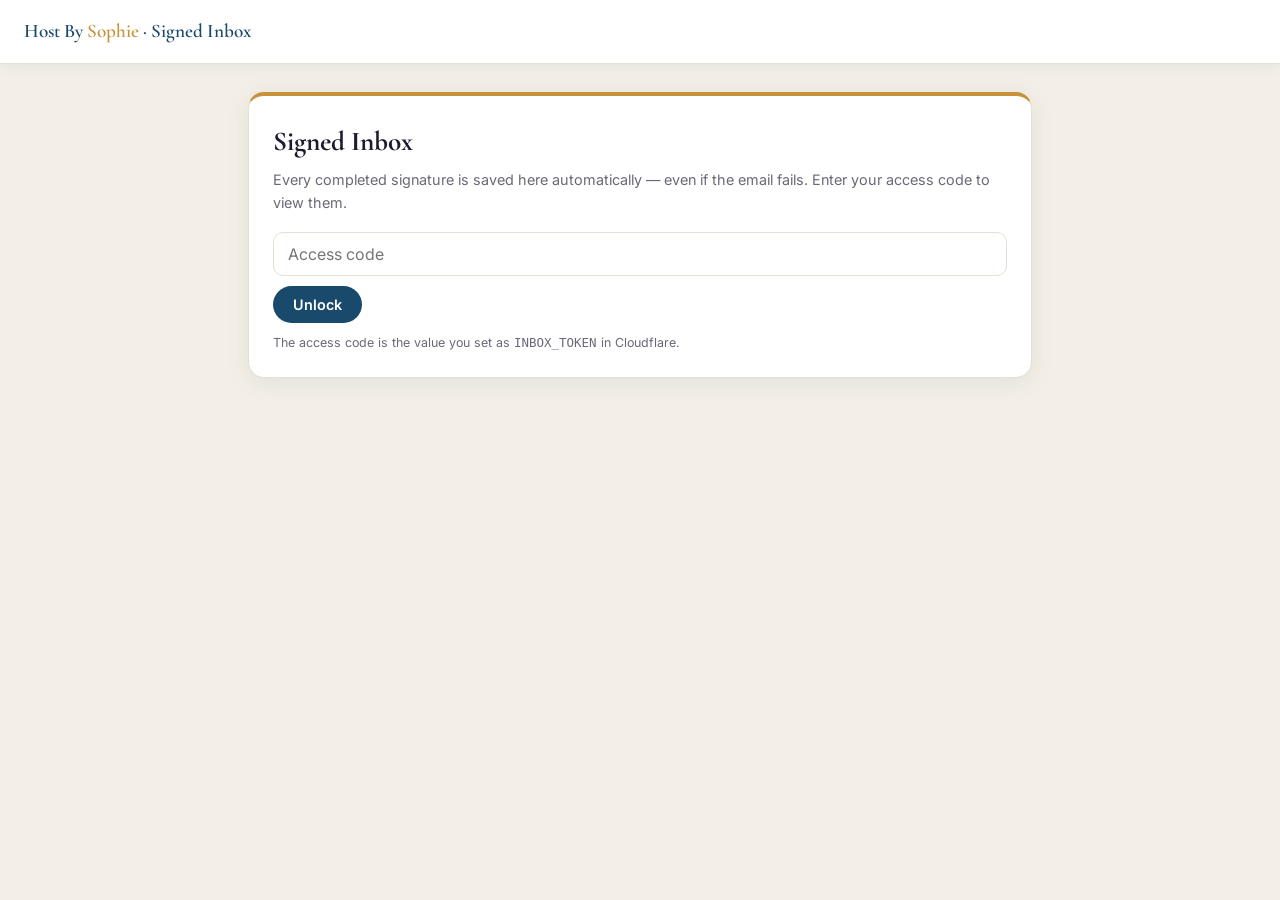
<file: sign-inbox.html>
<!DOCTYPE html>
<html lang="en">
<head>
<meta charset="UTF-8"/>
<meta name="viewport" content="width=device-width, initial-scale=1.0"/>
<title>Signed Inbox · Host By Sophie</title>
<meta name="robots" content="noindex,nofollow"/>
<link rel="preconnect" href="https://fonts.googleapis.com"/>
<link rel="preconnect" href="https://fonts.gstatic.com" crossorigin/>
<link href="https://fonts.googleapis.com/css2?family=Cormorant+Garamond:wght@0,500;0,600&family=Inter:wght@400;500;600;700&display=swap" rel="stylesheet"/>
<style>
*,*::before,*::after{box-sizing:border-box;margin:0;padding:0}
:root{
  --ocean:#1A4A6B;--ocean-dk:#12344F;--gold:#C8923A;--coral:#D06655;
  --sand:#F4EFE6;--white:#fff;--ink:#1C1C2E;--ink-soft:#6B6878;
  --line:#E6DFD3;--shadow:0 4px 24px rgba(26,74,107,.09);
  --serif:'Cormorant Garamond',Georgia,serif;--sans:'Inter',system-ui,sans-serif;
  --radius:16px;--radius-sm:10px;
}
body{font-family:var(--sans);background:var(--sand);color:var(--ink);min-height:100vh;line-height:1.6}
.nav{background:var(--white);border-bottom:1px solid var(--line);height:64px;display:flex;align-items:center;padding:0 24px;box-shadow:0 2px 12px rgba(26,74,107,.07)}
.logo-text{font-family:var(--serif);font-size:1.2rem;font-weight:600;color:var(--ocean)}
.logo-text span{color:var(--gold)}
.wrap{max-width:820px;margin:0 auto;padding:28px 18px}
.card{background:var(--white);border-radius:var(--radius);border:1px solid var(--line);box-shadow:var(--shadow);border-top:4px solid var(--gold);padding:24px}
h1{font-family:var(--serif);font-size:1.7rem;margin-bottom:4px;color:var(--ink)}
.sub{color:var(--ink-soft);font-size:.9rem;margin-bottom:18px}
.inp{width:100%;padding:11px 14px;border:1.5px solid var(--line);border-radius:var(--radius-sm);font-size:1rem;font-family:var(--sans);outline:none;margin-bottom:10px}
.inp:focus{border-color:var(--ocean)}
.btn{padding:10px 20px;border-radius:22px;border:none;cursor:pointer;font-size:.9rem;font-weight:600;background:var(--ocean);color:#fff;font-family:var(--sans);transition:background .15s}
.btn:hover{background:var(--ocean-dk)}
.btn.ghost{background:transparent;border:1.5px solid var(--line);color:var(--ink)}
.btn.ghost:hover{background:var(--sand)}
.btn.sm{padding:7px 14px;font-size:.8rem;border-radius:16px}
.btn.danger{background:transparent;border:1.5px solid #eab8b0;color:var(--coral)}
.btn.danger:hover{background:#fdf1ef}
.row{display:flex;align-items:center;gap:12px;padding:14px 4px;border-bottom:1px solid var(--line)}
.row:last-child{border-bottom:none}
.row-main{flex:1;min-width:0}
.row-name{font-weight:600}
.row-meta{font-size:.78rem;color:var(--ink-soft)}
.badge{display:inline-block;font-size:.72rem;font-weight:700;padding:2px 9px;border-radius:12px;background:#EAF5EE;color:#1B6B3A}
.badge.part{background:#FFF3E0;color:#8a5a12}
.empty{text-align:center;color:var(--ink-soft);padding:32px 0;font-size:.9rem}
.hint{font-size:.78rem;color:var(--ink-soft);margin-top:10px}
.toast{position:fixed;bottom:24px;left:50%;transform:translateX(-50%) translateY(80px);background:var(--ocean);color:#fff;padding:10px 22px;border-radius:var(--radius-sm);font-size:.85rem;box-shadow:var(--shadow);transition:transform .25s;white-space:nowrap;z-index:99}
.toast.show{transform:translateX(-50%) translateY(0)}
.actions{display:flex;gap:8px;flex-shrink:0}
@media(max-width:560px){.row{flex-wrap:wrap}.actions{width:100%}}
</style>
</head>
<body>
<nav class="nav"><div class="logo-text">Host By <span>Sophie</span> · Signed Inbox</div></nav>

<div class="wrap">
  <div class="card" id="authCard">
    <h1>Signed Inbox</h1>
    <div class="sub">Every completed signature is saved here automatically — even if the email fails. Enter your access code to view them.</div>
    <input class="inp" id="tokenInp" type="password" placeholder="Access code" autocomplete="off"/>
    <button class="btn" onclick="unlock()">Unlock</button>
    <div class="hint">The access code is the value you set as <code>INBOX_TOKEN</code> in Cloudflare.</div>
  </div>

  <div class="card" id="listCard" style="display:none">
    <div style="display:flex;align-items:center;justify-content:space-between;gap:10px;margin-bottom:14px">
      <div><h1 style="font-size:1.4rem">Signed packs</h1><div class="sub" style="margin:0" id="countSub"></div></div>
      <button class="btn ghost sm" onclick="loadList()">↻ Refresh</button>
    </div>
    <div id="list"></div>
    <div class="hint" style="margin-top:16px">To build the final PDF: download a pack, open the <a href="sign.html" style="color:var(--ocean);font-weight:600">Sign tool</a>, upload the original PDF, then upload the pack.</div>
  </div>
</div>

<div class="toast" id="toast"></div>

<script>
var TOKEN = '';

function showToast(m){var t=document.getElementById('toast');t.textContent=m;t.classList.add('show');setTimeout(function(){t.classList.remove('show')},2600);}
function esc(s){return String(s==null?'':s).replace(/[<>&"']/g,function(c){return({'<':'&lt;','>':'&gt;','&':'&amp;','"':'&quot;',"'":'&#39;'}[c]);});}

function fmt(iso){
  if(!iso) return '—';
  var d=new Date(iso), pad=function(n){return('0'+n).slice(-2)};
  var mo=['Jan','Feb','Mar','Apr','May','Jun','Jul','Aug','Sep','Oct','Nov','Dec'];
  return d.getDate()+' '+mo[d.getMonth()]+' '+d.getFullYear()+' · '+pad(d.getHours())+':'+pad(d.getMinutes());
}

document.getElementById('tokenInp').addEventListener('keydown',function(e){ if(e.key==='Enter') unlock(); });

function unlock(){
  var t=document.getElementById('tokenInp').value.trim();
  if(!t){ showToast('Enter your access code'); return; }
  TOKEN=t;
  loadList(true);
}

async function loadList(first){
  try{
    var r=await fetch('/sign-packs?token='+encodeURIComponent(TOKEN));
    if(r.status===401){ showToast('Wrong access code'); return; }
    if(!r.ok){ showToast('Error: '+r.status); return; }
    var data=await r.json();
    document.getElementById('authCard').style.display='none';
    document.getElementById('listCard').style.display='block';
    render(data.items||[]);
  }catch(e){ showToast('Network error'); }
}

function render(items){
  document.getElementById('countSub').textContent = items.length + ' pack' + (items.length===1?'':'s') + ' stored';
  var list=document.getElementById('list');
  if(!items.length){ list.innerHTML='<div class="empty">No signed packs yet.</div>'; return; }
  list.innerHTML=items.map(function(it){
    var complete = it.signed && it.total && it.signed>=it.total;
    var badge='<span class="badge'+(complete?'':' part')+'">'+(it.signed||0)+' / '+(it.total||'?')+' signed</span>';
    return '<div class="row">'+
      '<div class="row-main">'+
        '<div class="row-name">'+esc(it.name||'Unknown')+' '+badge+'</div>'+
        '<div class="row-meta">'+esc(it.email||'—')+' · '+fmt(it.at)+'</div>'+
      '</div>'+
      '<div class="actions">'+
        '<a class="btn sm" href="/sign-pack-file?key='+encodeURIComponent(it.key)+'&token='+encodeURIComponent(TOKEN)+'">⬇ Download</a>'+
        '<button class="btn ghost sm danger" onclick="del(\''+esc(it.key)+'\')">Delete</button>'+
      '</div>'+
    '</div>';
  }).join('');
}

async function del(key){
  if(!confirm('Delete this signed pack permanently?')) return;
  try{
    var r=await fetch('/sign-pack-delete?key='+encodeURIComponent(key)+'&token='+encodeURIComponent(TOKEN),{method:'POST'});
    if(!r.ok){ showToast('Delete failed'); return; }
    showToast('Deleted');
    loadList();
  }catch(e){ showToast('Network error'); }
}
</script>
</body>
</html>
</file>
<file: assets/styles.css>
/* ============================================================
   HOST BY SOPHIE — Global Stylesheet
   Boutique Vacation Rental Management · Aruba
   ============================================================ */

/* ── DESIGN TOKENS ────────────────────────────────────────── */
:root {
  --serif:    'Cormorant Garamond', Georgia, serif;
  --sans:     'Inter', system-ui, -apple-system, sans-serif;

  /* Brand palette */
  --ocean:    #1A4A6B;
  --ocean-dk: #12344F;
  --gold:     #C8923A;
  --gold-dk:  #A87730;
  --coral:    #D06655;
  --sand:     #E7EEF3;
  --white:    #FFFFFF;

  /* Ink */
  --ink:      #1C1C2E;
  --ink-soft: #6B6878;

  /* UI */
  --line:     #E6DFD3;
  --shadow:   0 4px 24px rgba(26,74,107,.09);
  --shadow-lg:0 12px 48px rgba(26,74,107,.14);
  --radius:   16px;
  --radius-sm:10px;

  /* Layout */
  --max-w:    1160px;
  --nav-h:    72px;
  --topbar-h: 44px; /* fallback; kept in sync with actual banner height by JS (handles multi-line wrap on mobile) */
}

/* ── RESET / BASE ─────────────────────────────────────────── */
*, *::before, *::after { box-sizing: border-box; margin: 0; padding: 0; }
html { scroll-behavior: smooth; -webkit-text-size-adjust: 100%; }
body {
  font-family: var(--sans);
  font-size: 1rem;
  line-height: 1.7;
  color: var(--ink);
  background: var(--white);
  -webkit-font-smoothing: antialiased;
}
img { max-width: 100%; display: block; }
a   { color: var(--ocean); text-decoration: none; transition: color .2s; }
a:hover { color: var(--gold); }

h1, h2, h3, h4 { font-family: var(--serif); line-height: 1.2; color: var(--ink); }
h1 { font-size: clamp(2.2rem, 5vw, 3.4rem); font-weight: 600; }
h2 { font-size: clamp(1.8rem, 3.5vw, 2.6rem); font-weight: 500; }
h3 { font-size: 1.35rem; font-weight: 500; }
h4 { font-size: 1rem; font-weight: 600; font-family: var(--sans); }
p  { color: var(--ink-soft); margin-bottom: .5rem; }
em { font-style: italic; }
ul { list-style: none; }

/* ── UTILITIES ────────────────────────────────────────────── */
.container { max-width: var(--max-w); margin: 0 auto; padding: 0 24px; }
section { padding: 100px 0; }
section.alt { background: var(--sand); }

.eyebrow {
  display: inline-block;
  font-family: var(--sans);
  font-size: .72rem;
  font-weight: 700;
  letter-spacing: .18em;
  text-transform: uppercase;
  color: var(--gold);
  margin-bottom: 12px;
}

.section-head { text-align: center; max-width: 680px; margin: 0 auto 64px; }
.section-head h2 { margin-bottom: 14px; }
.section-head p  { font-size: 1.05rem; }

/* ── REVEAL ON SCROLL ─────────────────────────────────────── */
.reveal { opacity: 0; transform: translateY(28px); transition: opacity .65s ease, transform .65s ease; }
.reveal.in { opacity: 1; transform: none; }

/* ── BUTTONS ──────────────────────────────────────────────── */
.btn {
  display: inline-flex; align-items: center; gap: 8px;
  padding: 13px 28px; border-radius: 999px;
  font-family: var(--sans); font-size: .9rem; font-weight: 600;
  letter-spacing: .03em; cursor: pointer; border: 2px solid transparent;
  transition: all .22s ease; white-space: nowrap;
}
.btn-primary { background: var(--ocean); color: var(--white); border-color: var(--ocean); }
.btn-primary:hover { background: var(--ocean-dk); border-color: var(--ocean-dk); color: var(--white); transform: translateY(-2px); box-shadow: 0 6px 20px rgba(26,74,107,.25); }
.btn-ghost { background: transparent; color: var(--ocean); border-color: var(--ocean); }
.btn-ghost:hover { background: var(--ocean); color: var(--white); transform: translateY(-2px); }
.btn-gold { background: var(--gold); color: var(--white); border-color: var(--gold); }
.btn-gold:hover { background: var(--gold-dk); border-color: var(--gold-dk); color: var(--white); transform: translateY(-2px); box-shadow: 0 6px 20px rgba(200,146,58,.3); }
.btn-whatsapp { background: #25D366; color: var(--white); border-color: #25D366; }
.btn-whatsapp:hover { background: #1EB857; color: var(--white); transform: translateY(-2px); }

/* ── NAVIGATION ───────────────────────────────────────────── */
.nav {
  position: fixed; top: var(--topbar-h); left: 0; right: 0;
  z-index: 1000; height: var(--nav-h);
  background: rgba(255,255,255,.92);
  backdrop-filter: blur(12px); -webkit-backdrop-filter: blur(12px);
  border-bottom: 1px solid var(--line); transition: box-shadow .3s;
}
.nav-inner {
  max-width: var(--max-w); margin: 0 auto; padding: 0 24px;
  height: 100%; display: flex; align-items: center; gap: 32px;
}
.logo { display: flex; align-items: center; gap: 10px; font-family: var(--serif); font-size: 1.3rem; font-weight: 600; color: var(--ink); flex-shrink: 0; }
.logo:hover { color: var(--ocean); }
.logo span { color: var(--gold); }
.logo-img { height: 58px; width: auto; }
.logo-text { font-family: var(--serif); font-size: 1.25rem; }

.nav-links { display: flex; align-items: center; gap: 4px; margin-left: auto; }
.nav-links a { padding: 8px 14px; border-radius: 999px; font-size: .88rem; font-weight: 500; color: var(--ink); transition: all .2s; }
.nav-links a:hover { background: var(--sand); color: var(--ocean); }
.nav-cta { display: flex; align-items: center; gap: 10px; flex-shrink: 0; }
.nav-toggle { display: none; background: none; border: none; font-size: 1.8rem; cursor: pointer; color: var(--ink); padding: 8px; line-height: 1; }

/* ── HERO ─────────────────────────────────────────────────── */
.hero {
  min-height: 100vh; display: flex; align-items: center;
  background: linear-gradient(to bottom, rgba(12,34,54,.52) 0%, rgba(12,34,54,.28) 100%),
    url('https://upload.wikimedia.org/wikipedia/commons/3/3e/Aruba_EagleBeach.jpg') center/cover no-repeat;
  padding-top: calc(var(--topbar-h) + var(--nav-h));
}
.hero-content { max-width: var(--max-w); margin: 0 auto; padding: 80px 24px; }
.hero-content .eyebrow { color: rgba(255,255,255,.8); }
.hero-content h1 { color: var(--white); max-width: 680px; margin-bottom: 20px; }
.hero-content h1 em { color: var(--gold); font-style: italic; }
.hero-sub { color: rgba(255,255,255,.85); font-size: 1.1rem; max-width: 540px; margin-bottom: 36px; }
.hero-actions { display: flex; flex-wrap: wrap; gap: 14px; }

/* ── SERVICES ─────────────────────────────────────────────── */
.services-grid {
  display: grid; grid-template-columns: repeat(auto-fit, minmax(300px, 1fr));
  gap: 48px 44px;
}
.service-card {
  position: relative; padding-top: 26px;
  border-top: 1px solid var(--line);
  transition: transform .35s ease;
}
.service-card::before {
  content: ''; position: absolute; top: -1px; left: 0; width: 0; height: 2px;
  background: var(--gold); transition: width .45s ease;
}
.service-card:hover { transform: translateY(-4px); }
.service-card:hover::before { width: 56px; }
.service-card h3 { margin-bottom: 12px; font-size: 1.22rem; }
.service-card p { font-size: .93rem; margin: 0; }

/* ── ABOUT ────────────────────────────────────────────────── */
.about-grid { display: grid; grid-template-columns: 1fr 1fr; gap: 64px; align-items: center; }
.about-photo {
  border-radius: var(--radius); aspect-ratio: 4/5;
  background: linear-gradient(to bottom right, rgba(26,74,107,.15), rgba(200,146,58,.1)),
    url('https://images.unsplash.com/photo-1600880292203-757bb62b4baf?w=900&q=80') center/cover no-repeat;
  box-shadow: var(--shadow-lg);
}
.about-grid h2 { margin-bottom: 20px; }
.about-grid p  { margin-bottom: 14px; font-size: 1rem; }
.about-stats { display: flex; gap: 32px; margin-top: 32px; padding-top: 28px; border-top: 1px solid var(--line); }
.stat-num { font-family: var(--serif); font-size: 2.4rem; color: var(--ocean); line-height: 1; }
.stat-lbl { font-size: .78rem; letter-spacing: .1em; text-transform: uppercase; color: var(--ink-soft); margin-top: 4px; }

/* ── PORTFOLIO ────────────────────────────────────────────── */
.portfolio-grid { display: grid; grid-template-columns: repeat(auto-fill, minmax(320px, 1fr)); gap: 28px; }
.property-card {
  background: var(--white); border-radius: var(--radius); overflow: hidden;
  border: 1px solid var(--line); cursor: pointer; transition: all .25s ease;
  display: flex; flex-direction: column;
}
.property-card:hover { box-shadow: var(--shadow-lg); transform: translateY(-5px); border-color: transparent; }
.property-img { height: 220px; overflow: hidden; position: relative; flex-shrink: 0; }
.property-img img { position: absolute; inset: 0; width: 100%; height: 100%; object-fit: cover; object-position: center; transition: transform .4s ease; display: block; }
.property-card:hover .property-img img { transform: scale(1.04); }
.property-body { padding: 22px 22px 20px; flex: 1; display: flex; flex-direction: column; }
.property-tag {
  display: inline-block; font-size: .7rem; font-weight: 700; letter-spacing: .12em;
  text-transform: uppercase; color: var(--gold); background: rgba(200,146,58,.1);
  padding: 3px 10px; border-radius: 999px; margin-bottom: 10px;
}
.property-body h3 { font-size: 1.1rem; margin-bottom: 8px; }
.property-body p  { font-size: .88rem; margin-bottom: 12px; }
.property-meta { display: flex; flex-wrap: wrap; gap: 8px; font-size: .78rem; color: var(--ink-soft); }
.property-meta span { background: var(--sand); padding: 3px 10px; border-radius: 999px; }
.price-row { display: flex; justify-content: flex-end; margin-top: auto; padding-top: 14px; }
.price-tag { font-family: var(--sans); font-size: .9rem; font-weight: 700; color: var(--ink); }
.price-tag span { font-weight: 500; color: var(--ink-soft); font-size: .7rem; text-transform: uppercase; letter-spacing: .03em; }

/* ── PROPERTY PHOTO CAROUSEL ──────────────────────────────── */
.property-img.carousel { touch-action: pan-y; }
.carousel-track { display: flex; height: 100%; width: 100%; transition: transform .35s ease; }
.carousel-track img { position: static; flex: 0 0 100%; width: 100%; height: 100%; object-fit: cover; display: block; }
.property-card:hover .carousel-track img { transform: none; }
.carousel-badge {
  position: absolute; top: 10px; left: 10px; z-index: 2;
  background: var(--gold); color: var(--white); font-size: .68rem; font-weight: 700;
  letter-spacing: .1em; text-transform: uppercase; padding: 4px 11px; border-radius: 999px;
}
.carousel-count {
  position: absolute; top: 10px; right: 10px; z-index: 2;
  background: rgba(28,28,46,.55); color: var(--white); font-size: .7rem; font-weight: 600;
  padding: 3px 9px; border-radius: 999px;
}
.carousel-arrow {
  position: absolute; top: 50%; transform: translateY(-50%); z-index: 2;
  width: 30px; height: 30px; border-radius: 50%; border: none; cursor: pointer;
  background: rgba(255,255,255,.88); color: var(--ink); font-size: .8rem; line-height: 1;
  display: flex; align-items: center; justify-content: center;
  opacity: 0; transition: opacity .2s ease, background .2s ease;
}
.property-img.carousel:hover .carousel-arrow { opacity: 1; }
.carousel-arrow:hover { background: var(--white); }
.carousel-arrow.prev { left: 8px; }
.carousel-arrow.next { right: 8px; }
.carousel-dots {
  position: absolute; bottom: 10px; left: 0; right: 0; z-index: 2;
  display: flex; justify-content: center; gap: 5px;
}
.carousel-dots .dot {
  width: 6px; height: 6px; border-radius: 50%; cursor: pointer;
  background: rgba(255,255,255,.55); transition: background .2s ease, transform .2s ease;
}
.carousel-dots .dot.active { background: var(--white); transform: scale(1.3); }
@media (max-width: 640px) {
  .carousel-arrow { opacity: 1; }
}

/* ── PAYMENT BANNER ───────────────────────────────────────── */
.payment-banner {
  text-align: center; max-width: 640px; margin: 0 auto; padding: 60px 32px;
  background: var(--white); border-radius: var(--radius); box-shadow: var(--shadow); border-top: 4px solid var(--gold);
}
.payment-banner h2 { margin-bottom: 14px; }
.payment-banner p  { margin-bottom: 28px; font-size: 1.05rem; }

/* ── CONTACT ──────────────────────────────────────────────── */
.contact-grid { display: grid; grid-template-columns: 1fr 1.1fr; gap: 64px; align-items: start; }
.contact-grid h2 { margin-bottom: 14px; }
.contact-grid > div > p { margin-bottom: 28px; font-size: 1rem; }
.contact-info ul { display: flex; flex-direction: column; gap: 18px; }
.contact-info li { display: flex; align-items: flex-start; gap: 16px; }
.ico { width: 40px; height: 40px; border-radius: 50%; background: var(--sand); display: flex; align-items: center; justify-content: center; font-size: 1rem; flex-shrink: 0; }
.contact-info strong { display: block; font-size: .78rem; letter-spacing: .08em; text-transform: uppercase; color: var(--ink-soft); margin-bottom: 2px; }
.contact-info a { font-weight: 500; color: var(--ocean); }

/* ── FORMS ────────────────────────────────────────────────── */
form { display: flex; flex-direction: column; gap: 18px; background: var(--white); border: 1px solid var(--line); border-radius: var(--radius); padding: 36px 32px; }
label { display: block; font-size: .8rem; font-weight: 600; letter-spacing: .06em; text-transform: uppercase; color: var(--ink); margin-bottom: 7px; }
input, select, textarea {
  width: 100%; padding: 12px 16px; border: 1.5px solid var(--line); border-radius: var(--radius-sm);
  font-family: var(--sans); font-size: .95rem; color: var(--ink); background: var(--white);
  transition: border-color .2s, box-shadow .2s; outline: none;
}
input::placeholder, textarea::placeholder { color: var(--ink-soft); opacity: .7; }
input:focus, select:focus, textarea:focus { border-color: var(--ocean); box-shadow: 0 0 0 3px rgba(26,74,107,.1); }
textarea { resize: vertical; min-height: 120px; }

/* ── TOP BAR NEWSLETTER ──────────────────────────────────── */
.topbar-newsletter {
  position: sticky; top: 0; z-index: 1001;
  background: var(--ocean);
  color: var(--white);
  padding: 9px 20px;
  display: flex;
  align-items: center;
  justify-content: center;
  gap: 12px;
  flex-wrap: wrap;
  text-align: center;
  border-bottom: 2px solid var(--gold);
}
.topbar-icon { font-size: 1rem; flex-shrink: 0; }
.topbar-text { font-size: .85rem; opacity: .92; }
.topbar-text strong { font-weight: 600; }
.topbar-btn {
  background: transparent; color: var(--white); border: 1px solid rgba(255,255,255,.5);
  border-radius: 999px; padding: 5px 18px; font-weight: 600; font-size: .82rem;
  cursor: pointer; white-space: nowrap; flex-shrink: 0;
  transition: background .2s, border-color .2s;
}
.topbar-btn:hover { background: rgba(255,255,255,.15); border-color: var(--white); }
.topbar-close {
  position: absolute; right: 14px; top: 50%; transform: translateY(-50%);
  background: none; border: none; color: rgba(255,255,255,.5);
  font-size: .9rem; cursor: pointer; line-height: 1; padding: 4px;
}
.topbar-close:hover { color: var(--white); }

/* ── NEWSLETTER BAND ─────────────────────────────────────── */
.newsletter-band {
  background: linear-gradient(90deg, var(--ocean) 0%, #0d3a5c 100%);
  padding: 0;
  border-bottom: 3px solid var(--gold);
}
.newsletter-band-inner {
  max-width: 1140px; margin: 0 auto; padding: 18px 24px;
  display: flex; align-items: center; justify-content: space-between; gap: 24px;
  flex-wrap: wrap;
}
.newsletter-band-text {
  display: flex; align-items: center; gap: 16px; color: var(--white);
}
.newsletter-band-text strong { display: block; font-size: 1rem; font-weight: 700; }
.newsletter-band-text span { font-size: .85rem; opacity: .8; }
.newsletter-pulse {
  font-size: 2rem; animation: pulse-icon 1.4s ease-in-out infinite;
  flex-shrink: 0;
}
@keyframes pulse-icon {
  0%, 100% { transform: scale(1); opacity: 1; }
  50% { transform: scale(1.3); opacity: .7; }
}
.newsletter-band-btn {
  background: var(--gold); color: var(--white); border: none; border-radius: var(--radius);
  padding: 12px 28px; font-weight: 700; font-size: .95rem; cursor: pointer;
  white-space: nowrap; transition: background .2s, transform .2s;
  animation: glow-btn 2s ease-in-out infinite;
}
.newsletter-band-btn:hover { background: var(--gold-dk); transform: translateY(-2px); }
@keyframes glow-btn {
  0%, 100% { box-shadow: 0 0 0 0 rgba(200,146,58,.5); }
  50% { box-shadow: 0 0 16px 6px rgba(200,146,58,.4); }
}

/* Newsletter Modal */
.newsletter-modal-box { max-width: 600px; padding: 40px 36px; text-align: center; }

/* ── NEWSLETTER SECTION ──────────────────────────────────── */
.newsletter-section { background: linear-gradient(135deg, #f0f7f4 0%, #fdf6ec 100%); padding: 80px 0; border-top: 1px solid var(--line); }
.newsletter-grid { display: grid; grid-template-columns: 1fr 1fr; gap: 60px; align-items: center; }
.newsletter-copy h2 { margin-bottom: 14px; }
.newsletter-copy p { color: var(--ink-soft); margin-bottom: 20px; }
.newsletter-perks { list-style: none; display: flex; flex-direction: column; gap: 10px; }
.newsletter-perks li { font-size: .95rem; color: var(--ink); }
.newsletter-form-wrap { background: var(--white); border-radius: 16px; padding: 24px; box-shadow: var(--shadow-lg); }

@media (max-width: 768px) {
  .newsletter-grid { grid-template-columns: 1fr; gap: 32px; }
  .newsletter-band-inner { flex-direction: column; text-align: center; }
}

/* ── FOOTER ───────────────────────────────────────────────── */
footer { background: var(--ink); color: rgba(255,255,255,.65); padding: 64px 0 32px; }
.footer-grid { display: grid; grid-template-columns: 1.5fr 1fr 1fr 1fr; gap: 40px; padding-bottom: 40px; border-bottom: 1px solid rgba(255,255,255,.1); margin-bottom: 28px; }
.footer-brand { margin-bottom: 16px; }
.footer-logo { height: 58px; width: auto; }
footer h4 { color: var(--white); font-family: var(--sans); font-size: .78rem; font-weight: 700; letter-spacing: .14em; text-transform: uppercase; margin-bottom: 18px; }
footer ul li { margin-bottom: 10px; }
footer ul a { color: rgba(255,255,255,.55); font-size: .9rem; transition: color .2s; }
footer ul a:hover { color: var(--gold); }
.footer-bot { display: flex; justify-content: space-between; align-items: center; font-size: .82rem; color: rgba(255,255,255,.4); flex-wrap: wrap; gap: 12px; }
.footer-bot a { color: var(--gold); }
.footer-bot a:hover { color: var(--white); }

/* ── BOOKING MODAL ────────────────────────────────────────── */
.modal-overlay {
  position: fixed; inset: 0; background: rgba(12,28,44,.6);
  backdrop-filter: blur(4px); z-index: 2000;
  display: flex; align-items: center; justify-content: center; padding: 20px;
  opacity: 0; pointer-events: none; transition: opacity .3s;
}
.modal-overlay.open { opacity: 1; pointer-events: all; }
.modal-box {
  background: var(--white); border-radius: var(--radius); padding: 40px 36px;
  max-width: 440px; width: 100%; position: relative;
  transform: translateY(20px); transition: transform .3s; box-shadow: var(--shadow-lg);
}
.modal-overlay.open .modal-box { transform: none; }
.modal-close { position: absolute; top: 16px; right: 18px; background: none; border: none; font-size: 1.5rem; color: var(--ink-soft); cursor: pointer; line-height: 1; }
.modal-close:hover { color: var(--ink); }
.modal-badge { display: inline-block; background: rgba(200,146,58,.12); color: var(--gold); font-size: .72rem; font-weight: 700; letter-spacing: .15em; text-transform: uppercase; padding: 4px 12px; border-radius: 999px; margin-bottom: 14px; }
.modal-box h3 { font-size: 1.4rem; margin-bottom: 8px; }
.modal-sub { font-size: .9rem; margin-bottom: 24px; }
.modal-actions { display: flex; flex-direction: column; gap: 10px; margin-bottom: 20px; }
.modal-actions .btn { justify-content: center; }
.modal-divider { display: flex; align-items: center; gap: 12px; margin-bottom: 14px; color: var(--ink-soft); font-size: .8rem; }
.modal-divider::before, .modal-divider::after { content: ''; flex: 1; height: 1px; background: var(--line); }
.modal-airbnb-btn { justify-content: center; width: 100%; }

/* ── RESPONSIVE ───────────────────────────────────────────── */
@media (max-width: 900px) {
  .nav-links { display: none; position: fixed; top: calc(var(--topbar-h) + var(--nav-h)); left: 0; right: 0; background: var(--white); flex-direction: column; align-items: flex-start; padding: 20px 24px; gap: 4px; border-bottom: 1px solid var(--line); box-shadow: var(--shadow); max-height: calc(100vh - var(--topbar-h) - var(--nav-h)); overflow-y: auto; }
  .nav-links.open { display: flex; }
  .nav-links a { width: 100%; padding: 12px 16px; }
  .nav-toggle { display: block; }
  .about-grid { grid-template-columns: 1fr; gap: 32px; }
  .about-photo { aspect-ratio: 16/9; }
  .contact-grid { grid-template-columns: 1fr; gap: 40px; }
  .footer-grid { grid-template-columns: 1fr 1fr; }
}

@media (max-width: 640px) {
  section { padding: 64px 0; }
  .hero-content { padding: 60px 20px; }
  .services-grid { grid-template-columns: 1fr; }
  .portfolio-grid { grid-template-columns: 1fr; }
  .about-stats { gap: 20px; }
  .footer-grid { grid-template-columns: 1fr; gap: 28px; }
  .footer-bot { flex-direction: column; text-align: center; }
  form { padding: 24px 20px; }
  .modal-box { padding: 28px 22px; }
  .hero-actions { flex-direction: column; }
  .hero-actions .btn { justify-content: center; }
}

/* ── GOOGLE REVIEWS ─────────────────────────────────────────── */
.google-rating-bar {
  display: flex;
  align-items: center;
  justify-content: center;
  gap: 10px;
  margin-top: 20px;
  flex-wrap: wrap;
}
.google-logo { height: 22px; display: inline-block; }
.rating-score {
  font-size: 1.6rem;
  font-weight: 700;
  color: var(--ink);
  font-family: var(--serif);
}
.rating-stars { color: #FBBC04; font-size: 1.2rem; letter-spacing: 2px; }
.rating-count { color: var(--ink-soft); font-size: .95rem; }

.reviews-grid {
  display: grid;
  grid-template-columns: repeat(auto-fill, minmax(300px, 1fr));
  gap: 24px;
  margin-top: 0;
}

.review-card {
  background: var(--white);
  border-radius: var(--radius);
  padding: 28px;
  box-shadow: var(--shadow);
  display: flex;
  flex-direction: column;
  gap: 14px;
  transition: transform .25s, box-shadow .25s;
}
.review-card:hover { transform: translateY(-4px); box-shadow: var(--shadow-lg); }

.reviewer-row {
  display: flex;
  align-items: center;
  gap: 14px;
}
.reviewer-avatar {
  width: 44px;
  height: 44px;
  border-radius: 50%;
  display: flex;
  align-items: center;
  justify-content: center;
  font-weight: 700;
  font-size: 1rem;
  color: #fff;
  flex-shrink: 0;
}
.reviewer-info { flex: 1; }
.reviewer-name { font-weight: 600; font-size: .95rem; color: var(--ink); margin: 0; }
.reviewer-date { font-size: .78rem; color: var(--ink-soft); }

.review-stars { color: #FBBC04; font-size: 1rem; letter-spacing: 1px; }
.review-text { color: var(--ink-soft); font-size: .95rem; line-height: 1.65; flex: 1; }

.reviews-cta { text-align: center; margin-top: 48px; }
.google-badge {
  display: inline-flex;
  align-items: center;
  gap: 8px;
  font-size: .8rem;
  color: var(--ink-soft);
  margin-top: 12px;
}

/* ── SOCIAL ICONS (contact section + activities) ── */
.social-row {
  display: flex;
  gap: 1rem;
  flex-wrap: wrap;
  margin-bottom: 1.5rem;
}
.social-icon-btn {
  display: inline-flex;
  align-items: center;
  justify-content: center;
  width: 64px;
  height: 64px;
  border-radius: 50%;
  background: #fff;
  box-shadow: 0 2px 12px rgba(0,0,0,.12);
  transition: transform .2s, box-shadow .2s;
  text-decoration: none;
  overflow: hidden;
}
.social-icon-btn:hover {
  transform: translateY(-4px);
  box-shadow: 0 8px 24px rgba(0,0,0,.2);
}
.social-icon-btn img {
  width: 38px;
  height: 38px;
  object-fit: contain;
}
</file>
